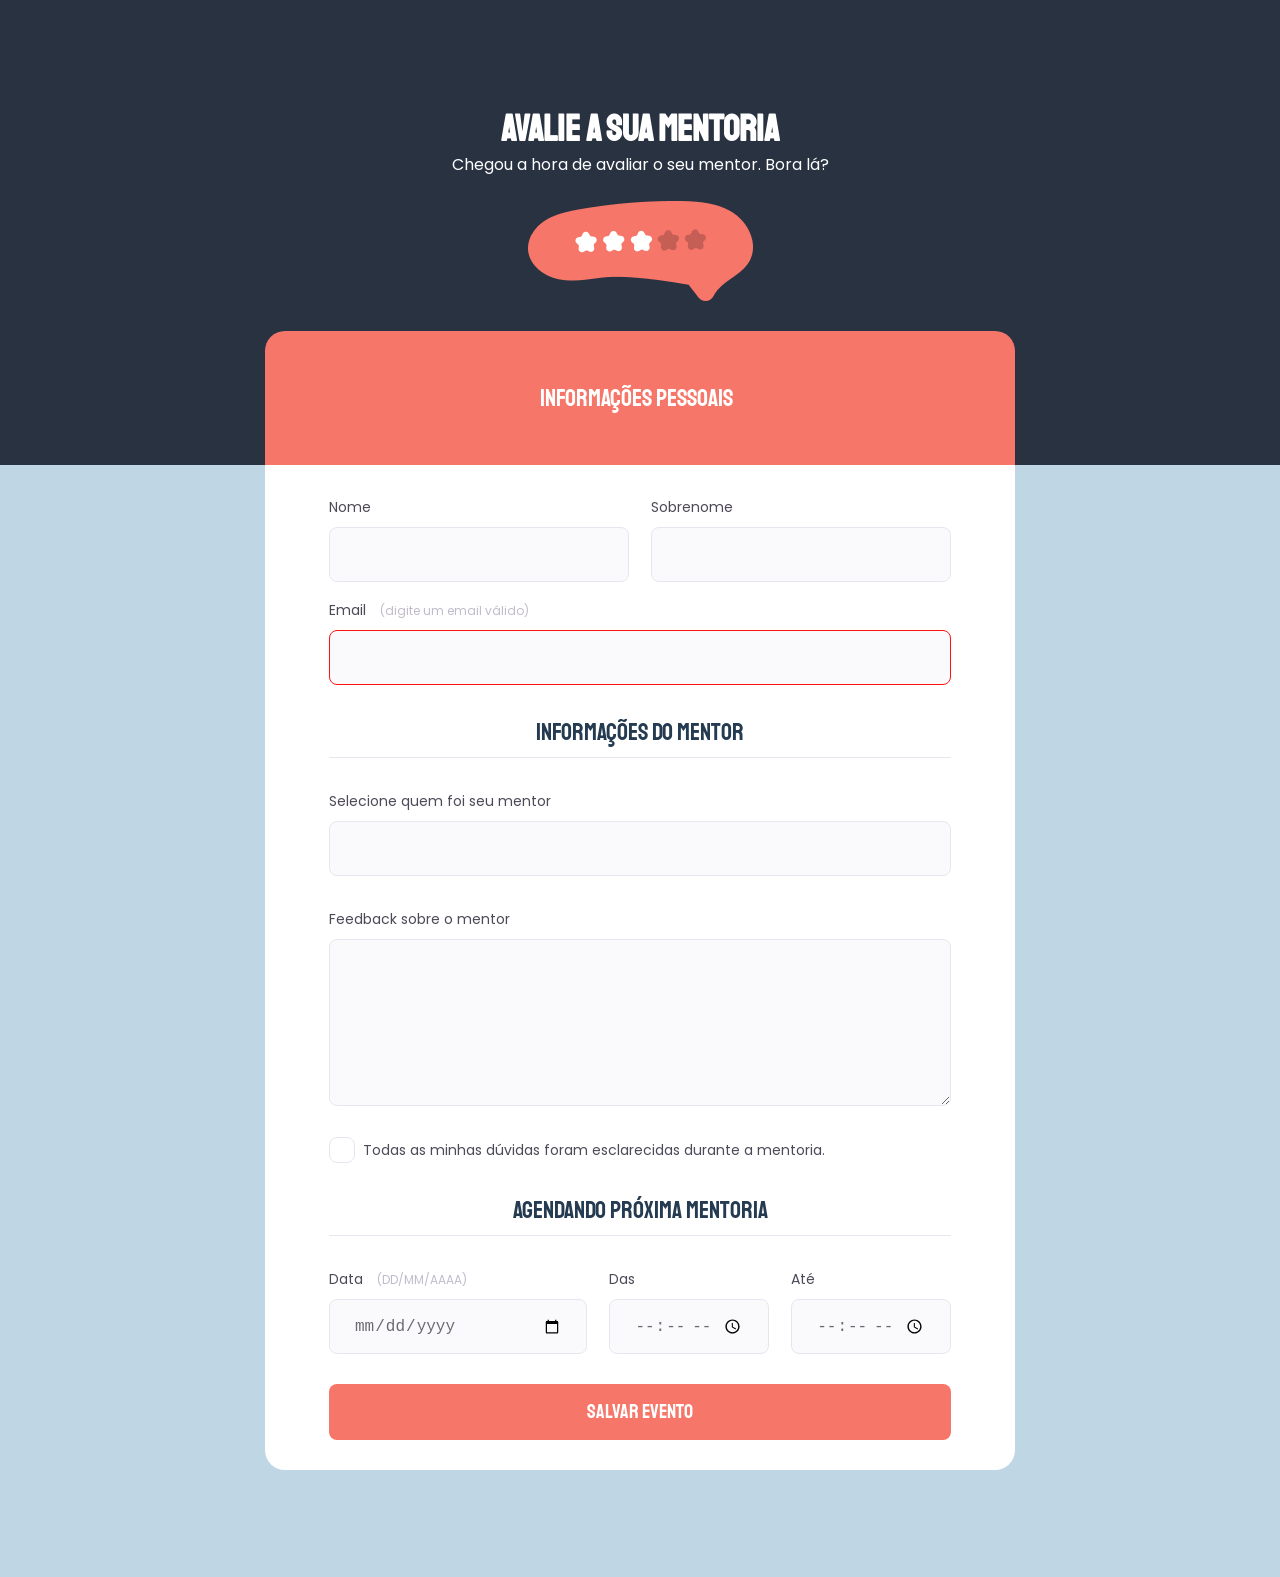
<file: index.html>
<!DOCTYPE html>
<html lang="pt-br">
<head>
    <link rel="preconnect" href="https://fonts.googleapis.com">
    <link rel="preconnect" href="https://fonts.gstatic.com" crossorigin>
    <link href="https://fonts.googleapis.com/css2?family=Poppins&family=Staatliches&display=swap" rel="stylesheet">

    <meta charset="UTF-8">
    <meta name="viewport" content="width=device-width, initial-scale=1.0">
    <title>Avalise sua mentoria</title>

    <link rel="stylesheet" href="style.css">
</head>
<body>
    <div class="page">
        <header>
                <h1>avalie a sua mentoria</h1>
                <p>Chegou a hora de avaliar o seu mentor. Bora lá?</p>
                <img src="./assets/img1.png" alt="Imagem ilustrativa com 3 estrelas de avaliação">

                <div class="header-form">Informações Pessoais</div>
        </header>
    
        <form id="my-form">
            <fieldset>
                <div class="fieldset-wrapper">
                    <div class="col-2">
                        <div class="input-wrapper">
                            <label for="name">Nome</label>
                            <input type="text">
                        </div>

                        <div class="input-wrapper">
                            <label for="surname">Sobrenome</label>
                            <input type="text" id="surname">
                        </div>
                    </div>

                    <div class="input-wrapper">
                        <label for="email">Email <span>(digite um email válido)</span></label>
                        <input 
                            type="text" 
                            id="email"
                            required
                            >
                    </div>
                </div>
            </fieldset>

            <fieldset>
                <div class="fieldset-wrapper">
                    <legend>Informações do mentor</legend>

                    <div class="input-wrapper">
                        <label for="mentor's name" id="mentor">Selecione quem foi seu mentor</label>
                        <input type="text" id="mentor's name">
                    </div>

                    <div class="input-wrapper">
                        <label for="feedback" id="text-feedback">Feedback sobre o mentor</label>
                        <textarea id="feedback"></textarea>
                    </div>
                </div>

                <div class="checkbox-wrapper">
                    <input type="checkbox" id="doubts-clarified" />
                    <label for="doubts clarified">Todas as minhas dúvidas foram esclarecidas durante a mentoria.</label>
                </div>
            </fieldset>

            <fieldset>
                <div class="fieldset-wrapper">
                    <legend>Agendando próxima mentoria</legend>

                    <div class="col-3">

                        <div class="input-wrapper">
                            <label for="date">Data <span>(DD/MM/AAAA)</span></label>
                            <input type="date" id="date">
                        </div>

                        <div class="input-wrapper">
                            <label for="event-begin">Das</label>
                            <input type="time" id="event-begin">
                        </div>

                        <div class="input-wrapper">
                            <label for="event-end">Até</label>
                            <input type="time" id="event-end">
                        </div>
                    </div>
                </div>
            </fieldset>

            <footer>
                <input 
                    class="button"
                    type="submit"
                    form="my-form"
                    value="Salvar evento">
            </footer>
        </form>

    </div>
</body>
</html>
</file>
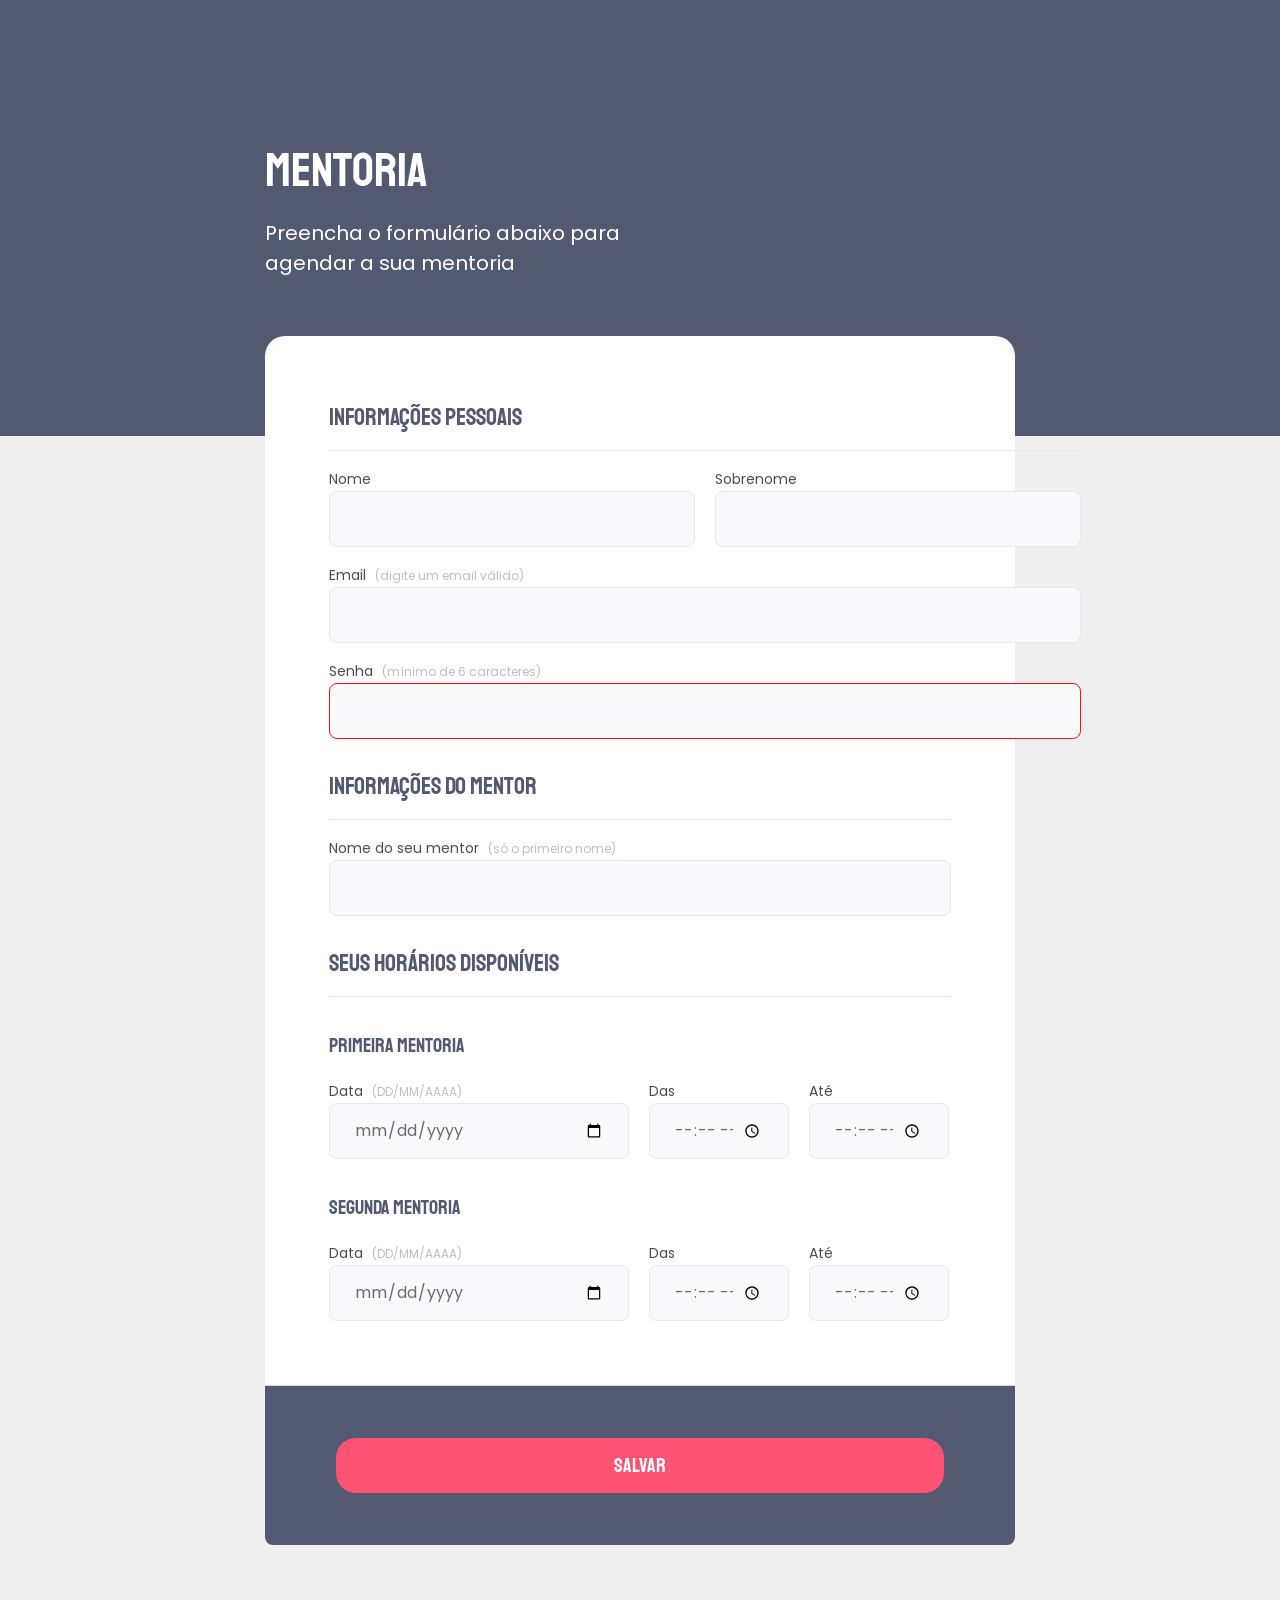
<file: Desafio - Criando formulários/index.html>
<!DOCTYPE html>
<html lang="pt-br">
<head>
    <link rel="preconnect" href="https://fonts.googleapis.com">
    <link rel="preconnect" href="https://fonts.gstatic.com" crossorigin>

    <meta charset="UTF-8">
    <meta name="viewport" content="width=device-width, initial-scale=1.0">
    <title>Mentoria</title>

    <link rel="stylesheet" href="style.css">

    <link href="https://fonts.googleapis.com/css2?family=Poppins&family=Staatliches&display=swap" rel="stylesheet">

</head>
<body>
    <div class="page">
        <header>
            <h1>Mentoria</h1>
            <p>Preencha o formulário abaixo para agendar a sua mentoria</p>
        </header>
    
        <form id="my-form">

            <fieldset>
                <div class="fieldset-wrapper">
                    <legend>Informações pessoais</legend>
        
                    <div class="col-2">
                        <div class="input-wrapper">
                            <label for="name">Nome</label>
                            <input type="text" id="name">
                        </div>
                
                        <div class="input-wrapper">
                            <label for="surname">Sobrenome</label>
                            <input type="text" id="name">
                        </div>
                    </div>

                    <div class="input-wrapper">
                        <label for="email">Email <span>(digite um email válido)</span></label>
                        <input type="email" id="email">
                    </div>

                    <div class="input-wrapper">
                        <label for="password">Senha <span>(mínimo de 6 caracteres)</span></label>
                        <input 
                        type="password" 
                        id="password"
                        required
                        >
                    </div>

                </div>
            </fieldset>

            <fieldset>
                <div class="fieldset-wrapper">
                    <legend>Informações do mentor</legend>
        
                        <div class="input-wrapper">
                            <label for="mentor's name">Nome do seu mentor <span>(só o primeiro nome)</span></label>
                            <input type="text" id="mentor's name">
                        </div>
                </div>
            </fieldset>

            <fieldset>
                <div class="fieldset-wrapper">
                    <legend>Seus horários disponíveis</legend>
                    
                    <h2>Primeira mentoria</h2>

                    <div class="col-3">
                        <div class="input-wrapper">
                            <label for="date">Data <span>(DD/MM/AAAA)</span></label>
                            <input type="date" id="date">
                        </div>
                
                        <div class="input-wrapper">
                            <label for="start-mentoring">Das</label>
                            <input type="time" id="start-mentoring">
                        </div>

                        <div class="input-wrapper">
                            <label for="end-mentoring">Até</label>
                            <input type="time" id="end-mentoring">
                        </div>
                    </div>

                    <h2>Segunda mentoria</h2>

                    <div class="col-3">
                        <div class="input-wrapper">
                            <label for="date">Data <span>(DD/MM/AAAA)</span></label>
                            <input type="date" id="date">
                        </div>
                
                        <div class="input-wrapper">
                            <label for="start-mentoring">Das</label>
                            <input type="time" id="start-mentoring">
                        </div>

                        <div class="input-wrapper">
                            <label for="end-mentoring">Até</label>
                            <input type="time" id="end-mentoring">
                        </div>
                    </div>

                </div>
            </fieldset>
        </form>
        <footer>
            <input 
            class="button"
            type="submit"
            form="my-form"
            value="Salvar"
            >
        </footer>
    </div>
</body>
</html>
</file>
<file: style.css>
* {
    margin: 0;
    padding: 0;
    box-sizing: border-box;
}

:root {
    font-family: 'Poppins', sans-serif;
}

header::before {
    content: '';
    width: 100%;
    height: 465px;

    position: absolute;
    top: 0;
    left: 0;
    z-index: -1;
    background: #293241;
}

body {
    background: #BFD7E4;
}

.page {
    margin: 107px auto;
    width: 750px;
}

header {
    display: flex;
    flex-direction: column;
    justify-content: center;
    align-items: center;
}

header h1 {
    font-family: 'Staatliches', sans-serif;
    font-size: 36px;
    color: #FFFFFF;
}

header p {
    color: #FFFFFF;
    font-family: 'Poppins', sans-serif;
    font-size: 16px;
    margin-bottom: 24px;
}

.header-form {
    color: #FFFFFF;
    font-family: 'Staatliches', sans-serif;
    font-size: 24px;
    line-height: 34px; 

    border-radius: 20px 20px 0px 0px;
    background: #F67669;

    width: 750px;
    margin-top: 30px;
    padding: 50px 275px;
}

#my-form {
    min-height: 300px;
    background: #FFFFFF;
    border-radius: 0px 0px 20px 20px;

    padding: 30px 64px;

    display: flex;
    flex-direction: column;
    gap: 30px;
}

fieldset {
    border: none;
}

.fieldset-wrapper {
    display: flex;
    flex-direction: column;
    gap: 16px;
}

.input-wrapper {
    display: flex;
    flex-direction: column;
}

.input-wrapper label {
    font-size: 14px;
    line-height: 24px;

    margin-bottom: 8px;

    color: #4E4958;
}

.input-wrapper label span {
    margin-left: 10px;

    font-size: 12px;
    line-height: 20px;  

    color: #C1BCCC;  
}

.input-wrapper label span:hover {
    color: #77747E;
}

.col-2 {
    display: flex;
    gap: 22px;
}

.col-2 > div:nth-child(1) {
    width: 50%;
}

.col-2 > div:nth-child(2) {
    width: 50%;
}

.input-wrapper input,
.input-wrapper textarea,
.input-wrapper select {
    border-radius: 8px;
    border: 1px solid #E6E6F0;
    background: #FAFAFC;

    height: 55px;
    padding: 0 24px;

    font-size: 16px;
    line-height: 26px;

    color: #6C6A71;
}

fieldset legend {
    font-family: 'Staatliches', sans-serif;
    font-size: 24px;
    line-height: 34px; 

    color: #253B51;

    width: 100%;
    border-bottom: 1px solid #E6E6F0;

    padding-bottom: 8px;

    display: flex;
    justify-content: center;
}

.input-wrapper textarea {
    height: 167px;
    padding: 24px;
}

#text-feedback,
#mentor {
    margin-top: 15px;
}

#feedback {
    margin-bottom: 31px;
}

.checkbox-wrapper {
    position: relative;
}

.checkbox-wrapper label {
    display: flex;
    align-items: center;
    gap: 8px;

    margin: 0;

    color: #4E4958;

    font-family: 'Poppins', sans-serif;
    font-size: 14px;
    line-height: 24px; 
}

.checkbox-wrapper input  {
    position: absolute;
    width: 24px;
    height: 24px;

    opacity: 0;
}

.checkbox-wrapper label::before {
    content: '';
    width: 24px;
    height: 24px;
    display: block;

    border: 1px solid #E6E6F0;
    border-radius: 8px;
}

.checkbox-wrapper input:checked + label::before {
    background-image: url("data:image/svg+xml,%3Csvg width='26' height='26' viewBox='0 0 26 26' fill='none' xmlns='http://www.w3.org/2000/svg'%3E%3Crect x='1' y='1' width='24' height='24' rx='8' fill='%23FAFAFC' stroke='%23E6E6F0'/%3E%3Cg clip-path='url(%23clip0_2902_21)'%3E%3Cpath d='M10 17.17L5.83 13L4.41 14.41L10 20L22 8L20.59 6.59L10 17.17Z' fill='%2342D3FF'/%3E%3C/g%3E%3Cdefs%3E%3CclipPath id='clip0_2902_21'%3E%3Crect width='24' height='24' fill='white' transform='translate(1 1)'/%3E%3C/clipPath%3E%3C/defs%3E%3C/svg%3E%0A");
}

.checkbox-wrapper input:focus + label::before {
    outline: 2px solid black;
}

.col-3 {
    display: flex;
    gap: 22px;

    margin-top: 15px;
}

.col-3 > div:nth-child(1) {
    width: 100%;
}

.button {
    color: #FFF;
    font-family: 'Staatliches', sans-serif;
    font-size: 20px;
    line-height: 26px;

    border-radius: 8px;
    background: #F67669;

    width: 622px;
    padding: 15px;

    border: none;

    cursor: pointer;
}

.button:hover {
    background: #f15d4d;
}

input:invalid {
    border: 1px solid #FF1010;
}
</file>
<file: Desafio - Criando formulários/style.css>
* {
    margin: 0;
    padding: 0;
    box-sizing: border-box;
}

body, input, select, textarea {
    font-family: 'Poppins', sans-serif;
}

body {
    background: #EFEFEF;
}

body::before {
    content: '';
    width: 100%;
    height: 436px;

    position: absolute;
    top: 0;
    left: 0;
    z-index: -1;
    background: #535971;
}

.page {
    margin: 0 auto;
    width: 750px;
}

header {
    width: 417px;
    margin-top: 140px;
}

header h1 {
    font-family: 'Staatliches', sans-serif;
    font-size: 48px;
    font-weight: 400;
    line-height: normal;
    color: #FFFFFF;

    margin-bottom: 18px;
}

header p {
    color: #FFFFFF;
    font-size: 20px;
    line-height: normal;
}

form {
    margin-top: 58px;
    background: #FFFFFF;
    border-radius: 20px 20px 0 0;
    min-height: 300px;

    padding: 64px;

    display: flex;
    flex-direction: column;
    gap: 30px;
}

fieldset {
    border: none;
}

.fieldset-wrapper {
    display: flex;
    flex-direction: column;
    gap: 16px;
}

fieldset legend {
    font-family: 'Staatliches', sans-serif;
    font-size: 24px;
    line-height: 34px;

    color: #535971;

    width: 100%;
    border-bottom: 1px solid #E6E6F0;

    padding-bottom: 16px;
}

.input-wrapper {
    display: flex;
    flex-direction: column;
}

.input-wrapper label {
    font-size: 14px;
    line-height: 24px;

    color: #4E4958;
}

.input-wrapper label span:hover {
    color: #6C6A71;
}

.col-2 {
    display: flex;
    gap: 20px;
}

.col-2 > div:nth-child(1) {
    width: 50%;
} 

.col-2 > div:nth-child(2) {
    width: 50%;
}

.input-wrapper input, 
.input-wrapper textarea,
.input-wrapper select {
    background: #FAFAFC;

    border: 1px solid #E6E6F0;
    box-sizing: border-box;
    border-radius: 8px;

    height: 56px;
    padding: 0 24px;

    font-size: 16px;
    line-height: 26px;

    color: #6C6A71;
}

.input-wrapper label span {
    margin-left: 5px;

    font-size: 12px;
    line-height: 20px;

    color: #C1BCCC;
}

h2 {
    color: #535971;
    font-family: Staatliches;
    font-size: 20px;
    font-style: normal;
    font-weight: 400;
    line-height: 34px; /* 170% */

    margin-top: 16px;
}

.col-3 {
    display: flex;
    gap: 20px;
}

.col-3 > div:nth-child(1) {
    width: 300px;
}

.col-3 > div:nth-child(2) {
    width: 140px;
}

.col-3 > div:nth-child(3) {
    width: 140px;
}

footer {
    background: #535971;

    height: 160px;

    display: flex;
    flex-direction: column;

    padding: 52px 71px;

    margin-bottom: 100px;

    border-top: 1px solid #D6D6D6;
    border-radius: 0 0 8px 8px;
}

footer .button {
    height: 56px;
    background: #FF5374;
    border: none;
    border-radius: 20px;

    font-family: 'Staatliches', sans-serif;

    font-size: 20px;
    line-height: 26px; 

    color: #FFFFFF;

    cursor: pointer;
}

footer .button:hover {
    background: #FF5374;
}

input:invalid {
    border: 1px solid #FF1010;
}
</file>
